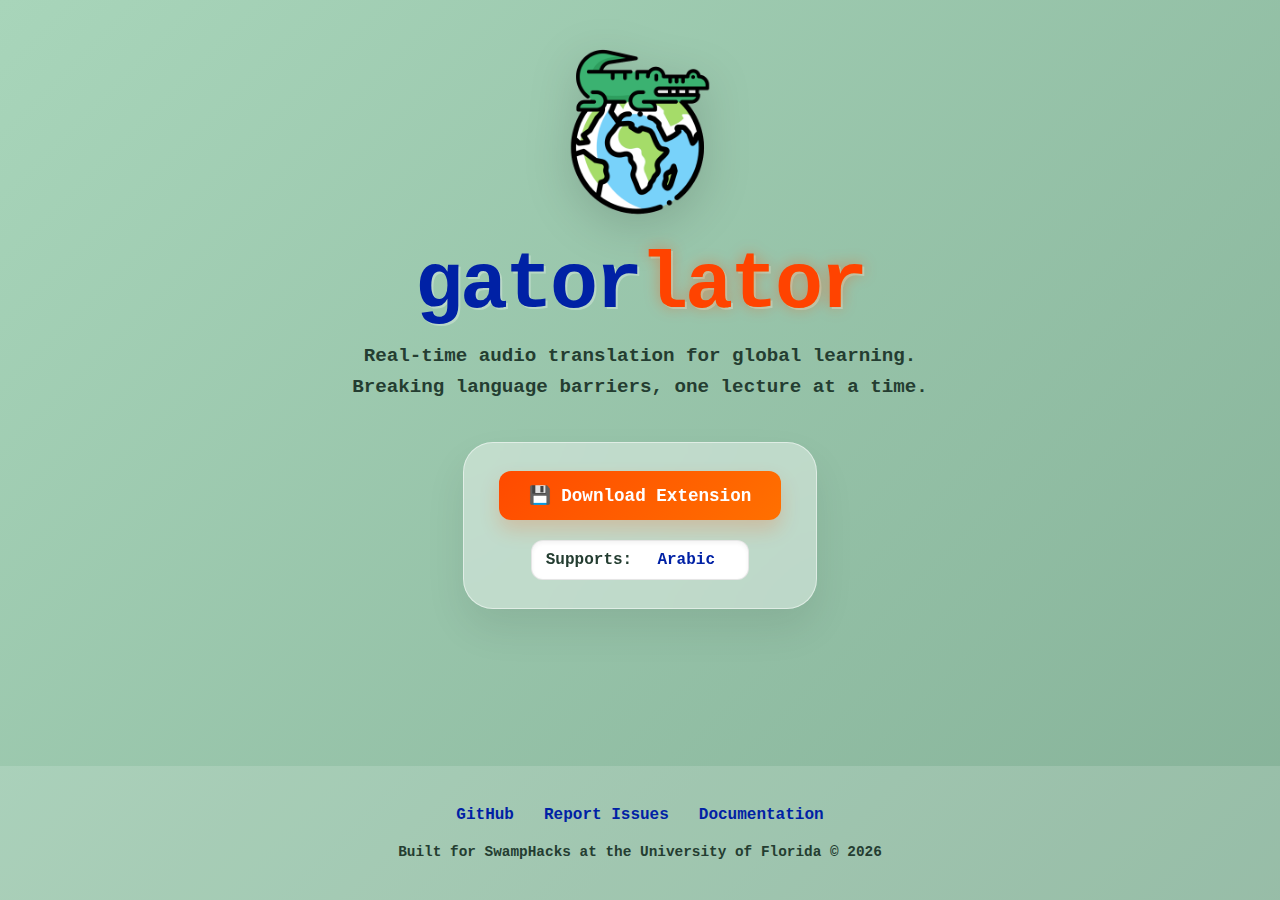
<file: index.html>
<!DOCTYPE html>
<html lang="en">
<head>
    <meta charset="UTF-8">
    <meta name="viewport" content="width=device-width, initial-scale=1.0">
    <title>Gatorlator - Real-Time Audio Translation</title>
    <style>
        * {
            margin: 0;
            padding: 0;
            box-sizing: border-box;
        }

        /* Moving Gradient Background & Global Font */
        body {
            font-family: 'Courier New', Courier, monospace !important;
            background: linear-gradient(-45deg, #a8d5ba, #8dbba0, #7aa68d, #a8d5ba);
            background-size: 400% 400%;
            animation: gradientBG 12s ease infinite;
            color: #1d1d1f;
            overflow-x: hidden;
            min-height: 100vh;
            display: flex;
            flex-direction: column;
            align-items: center;
        }

        @keyframes gradientBG {
            0% { background-position: 0% 50%; }
            50% { background-position: 100% 50%; }
            100% { background-position: 0% 50%; }
        }

        /* Logo Styling */
        .logo-container {
            margin-top: 60px;
            margin-bottom: 20px;
            height: 140px; 
            display: flex;
            align-items: center;
            justify-content: center;
        }

        .floating-logo {
            width: 180px !important; 
            height: 180px !important;
            object-fit: contain;
            filter: drop-shadow(0 12px 24px rgba(0,0,0,0.15));
            animation: gator-bob 3s ease-in-out infinite;
        }

        @keyframes gator-bob {
            0%, 100% { transform: translateY(0) rotate(0deg); }
            50% { transform: translateY(-20px) rotate(3deg); }
        }

        /* Content Layout */
        .hero-content {
            text-align: center;
            max-width: 800px;
            padding: 20px;
            flex-grow: 1;
        }

        /* Color-split Title */
        .hero-title {
            font-size: 5rem; /* Slightly larger for impact */
            margin-bottom: 10px;
            font-weight: 900;
            letter-spacing: -3px;
            text-transform: lowercase;
        }

        .text-gator {
            color: #0021A5; /* Deep UF Blue */
            text-shadow: 2px 2px 0px rgba(255,255,255,0.3);
        }

        /* THE SEXIER ORANGE */
        .text-lator {
            color: #FF4A00; /* Vivid Electric Orange */
            text-shadow: 0 0 15px rgba(255, 74, 0, 0.4), 2px 2px 0px rgba(255,255,255,0.3);
            filter: saturate(1.2);
        }

        .hero-subtitle {
            font-size: 1.2rem;
            line-height: 1.6;
            color: #243d31; 
            margin-bottom: 40px;
            font-weight: 600;
        }

        /* Control Panel */
        .control-panel {
            background: rgba(255, 255, 255, 0.4);
            backdrop-filter: blur(20px);
            padding: 28px 35px;
            border-radius: 30px;
            border: 1px solid rgba(255,255,255,0.5);
            box-shadow: 0 20px 40px rgba(0,0,0,0.08);
            margin-bottom: 50px;
            margin-left: auto;
            margin-right: auto;
            display: flex;
            flex-direction: column;
            align-items: center;
            gap: 20px;
            width: fit-content;
        }

        .lang-showcase {
            display: inline-flex;
            align-items: center;
            padding: 10px 14px;
            font-family: inherit;
            font-size: 1rem;
            border-radius: 12px;
            border: 1px solid rgba(0,0,0,0.1);
            background: white;
            box-shadow: inset 0 2px 4px rgba(0,0,0,0.05);
            width: fit-content;
            min-width: 1px;
        }

        .lang-showcase .lang-label {
            color: #243d31;
            font-weight: 600;
            margin-right: 6px;
            white-space: nowrap;
        }

        .lang-showcase .lang-rotating {
            font-weight: bold;
            color: #0021A5;
            min-width: 10ch;
            display: inline-block;
            transition: opacity 0.4s ease;
        }

        .lang-showcase .lang-rotating.fade-out {
            opacity: 0;
        }

        /* SEXY GRADIENT BUTTON */
        .btn-download {
            display: inline-block;
            text-decoration: none;
            padding: 14px 30px;
            font-family: inherit;
            font-weight: bold;
            font-size: 1.1rem;
            background: linear-gradient(135deg, #FF4A00 0%, #FF7000 100%);
            color: white;
            border-radius: 12px;
            transition: all 0.4s cubic-bezier(0.175, 0.885, 0.32, 1.275);
            box-shadow: 0 10px 20px rgba(255, 74, 0, 0.2);
        }

        .btn-download:hover {
            transform: translateY(-5px) scale(1.02);
            box-shadow: 0 15px 30px rgba(255, 74, 0, 0.4);
            filter: brightness(1.1);
        }

        footer {
            width: 100%;
            padding: 40px 20px;
            background: rgba(255, 255, 255, 0.15);
            text-align: center;
            margin-top: auto;
        }

        .footer-links {
            display: flex;
            justify-content: center;
            gap: 30px;
            margin-bottom: 20px;
        }

        .footer-links a {
            color: #0021A5;
            text-decoration: none;
            font-weight: bold;
            font-size: 1rem;
            transition: all 0.3s ease;
        }

        .footer-links a:hover {
            color: #FF4A00;
            transform: scale(1.1);
        }

        .footer-credit {
            font-size: 0.9rem;
            color: #243d31;
            font-weight: bold;
        }
    </style>
</head>
<body>

    <div class="logo-container">
        <img src="gatorlator.png" alt="Logo" class="floating-logo">
    </div>
    
    <div class="hero-content">
        <h1 class="hero-title">
            <span class="text-gator">gator</span><span class="text-lator">lator</span>
        </h1>
        <p class="hero-subtitle">
            Real-time audio translation for global learning. <br> Breaking language barriers, one lecture at a time.
        </p>
        
        <div class="control-panel">
            <a href="https://github.com/suupreme/gatorlator/archive/refs/heads/main.zip" class="btn-download">💾 Download Extension</a>
            <div class="lang-showcase">
                <span class="lang-label">Supports:</span>
                <span class="lang-rotating" id="lang-rotating">Arabic</span>
            </div>
        </div>
    </div>

    <footer>
        <div class="footer-links">
            <a href="https://github.com/suupreme/gatorlator" target="_blank">GitHub</a>
            <a href="https://github.com/suupreme/gatorlator/issues" target="_blank">Report Issues</a>
            <a href="https://github.com/suupreme/gatorlator#readme" target="_blank">Documentation</a>
        </div>
        <p class="footer-credit">Built for SwampHacks at the University of Florida &copy; 2026</p>
    </footer>

    <script>
        (function () {
            var languages = [
                'Arabic', 'Bengali', 'Mandarin', 'French', 'German',
                'Hindi', 'Japanese', 'Korean', 'Portuguese', 'Russian', 'Spanish'
            ];
            var el = document.getElementById('lang-rotating');
            var i = 0;
            setInterval(function () {
                el.classList.add('fade-out');
                setTimeout(function () {
                    i = (i + 1) % languages.length;
                    el.textContent = languages[i];
                    el.classList.remove('fade-out');
                }, 400);
            }, 3000);
        })();
    </script>
</body>

</html>
</file>
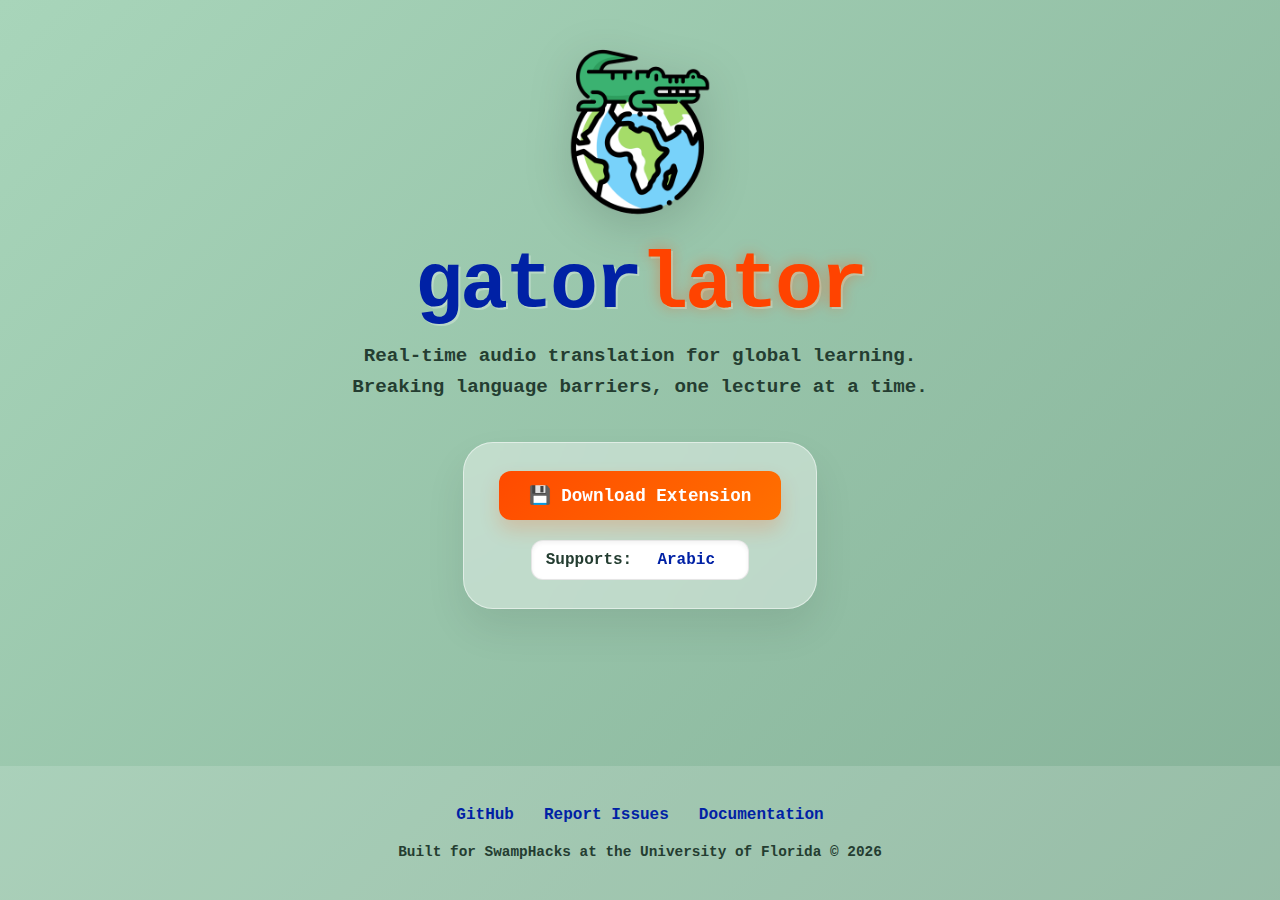
<file: gatorlator_website/index.html>
<!DOCTYPE html>
<html lang="en">
<head>
    <meta charset="UTF-8">
    <meta name="viewport" content="width=device-width, initial-scale=1.0">
    <title>Gatorlator - Real-Time Audio Translation</title>
    <style>
        * {
            margin: 0;
            padding: 0;
            box-sizing: border-box;
        }

        /* Moving Gradient Background & Global Font */
        body {
            font-family: 'Courier New', Courier, monospace !important;
            background: linear-gradient(-45deg, #a8d5ba, #8dbba0, #7aa68d, #a8d5ba);
            background-size: 400% 400%;
            animation: gradientBG 12s ease infinite;
            color: #1d1d1f;
            overflow-x: hidden;
            min-height: 100vh;
            display: flex;
            flex-direction: column;
            align-items: center;
        }

        @keyframes gradientBG {
            0% { background-position: 0% 50%; }
            50% { background-position: 100% 50%; }
            100% { background-position: 0% 50%; }
        }

        /* Logo Styling */
        .logo-container {
            margin-top: 60px;
            margin-bottom: 20px;
            height: 140px; 
            display: flex;
            align-items: center;
            justify-content: center;
        }

        .floating-logo {
            width: 180px !important; 
            height: 180px !important;
            object-fit: contain;
            filter: drop-shadow(0 12px 24px rgba(0,0,0,0.15));
            animation: gator-bob 3s ease-in-out infinite;
        }

        @keyframes gator-bob {
            0%, 100% { transform: translateY(0) rotate(0deg); }
            50% { transform: translateY(-20px) rotate(3deg); }
        }

        /* Content Layout */
        .hero-content {
            text-align: center;
            max-width: 800px;
            padding: 20px;
            flex-grow: 1;
        }

        /* Color-split Title */
        .hero-title {
            font-size: 5rem; /* Slightly larger for impact */
            margin-bottom: 10px;
            font-weight: 900;
            letter-spacing: -3px;
            text-transform: lowercase;
        }

        .text-gator {
            color: #0021A5; /* Deep UF Blue */
            text-shadow: 2px 2px 0px rgba(255,255,255,0.3);
        }

        /* THE SEXIER ORANGE */
        .text-lator {
            color: #FF4A00; /* Vivid Electric Orange */
            text-shadow: 0 0 15px rgba(255, 74, 0, 0.4), 2px 2px 0px rgba(255,255,255,0.3);
            filter: saturate(1.2);
        }

        .hero-subtitle {
            font-size: 1.2rem;
            line-height: 1.6;
            color: #243d31; 
            margin-bottom: 40px;
            font-weight: 600;
        }

        /* Control Panel */
        .control-panel {
            background: rgba(255, 255, 255, 0.4);
            backdrop-filter: blur(20px);
            padding: 28px 35px;
            border-radius: 30px;
            border: 1px solid rgba(255,255,255,0.5);
            box-shadow: 0 20px 40px rgba(0,0,0,0.08);
            margin-bottom: 50px;
            margin-left: auto;
            margin-right: auto;
            display: flex;
            flex-direction: column;
            align-items: center;
            gap: 20px;
            width: fit-content;
        }

        .lang-showcase {
            display: inline-flex;
            align-items: center;
            padding: 10px 14px;
            font-family: inherit;
            font-size: 1rem;
            border-radius: 12px;
            border: 1px solid rgba(0,0,0,0.1);
            background: white;
            box-shadow: inset 0 2px 4px rgba(0,0,0,0.05);
            width: fit-content;
            min-width: 1px;
        }

        .lang-showcase .lang-label {
            color: #243d31;
            font-weight: 600;
            margin-right: 6px;
            white-space: nowrap;
        }

        .lang-showcase .lang-rotating {
            font-weight: bold;
            color: #0021A5;
            min-width: 10ch;
            display: inline-block;
            transition: opacity 0.4s ease;
        }

        .lang-showcase .lang-rotating.fade-out {
            opacity: 0;
        }

        /* SEXY GRADIENT BUTTON */
        .btn-download {
            display: inline-block;
            text-decoration: none;
            padding: 14px 30px;
            font-family: inherit;
            font-weight: bold;
            font-size: 1.1rem;
            background: linear-gradient(135deg, #FF4A00 0%, #FF7000 100%);
            color: white;
            border-radius: 12px;
            transition: all 0.4s cubic-bezier(0.175, 0.885, 0.32, 1.275);
            box-shadow: 0 10px 20px rgba(255, 74, 0, 0.2);
        }

        .btn-download:hover {
            transform: translateY(-5px) scale(1.02);
            box-shadow: 0 15px 30px rgba(255, 74, 0, 0.4);
            filter: brightness(1.1);
        }

        footer {
            width: 100%;
            padding: 40px 20px;
            background: rgba(255, 255, 255, 0.15);
            text-align: center;
            margin-top: auto;
        }

        .footer-links {
            display: flex;
            justify-content: center;
            gap: 30px;
            margin-bottom: 20px;
        }

        .footer-links a {
            color: #0021A5;
            text-decoration: none;
            font-weight: bold;
            font-size: 1rem;
            transition: all 0.3s ease;
        }

        .footer-links a:hover {
            color: #FF4A00;
            transform: scale(1.1);
        }

        .footer-credit {
            font-size: 0.9rem;
            color: #243d31;
            font-weight: bold;
        }
    </style>
</head>
<body>

    <div class="logo-container">
        <img src="gatorlator.png" alt="Logo" class="floating-logo">
    </div>
    
    <div class="hero-content">
        <h1 class="hero-title">
            <span class="text-gator">gator</span><span class="text-lator">lator</span>
        </h1>
        <p class="hero-subtitle">
            Real-time audio translation for global learning. <br> Breaking language barriers, one lecture at a time.
        </p>
        
        <div class="control-panel">
            <a href="https://github.com/suupreme/gatorlator/archive/refs/heads/main.zip" class="btn-download">💾 Download Extension</a>
            <div class="lang-showcase">
                <span class="lang-label">Supports:</span>
                <span class="lang-rotating" id="lang-rotating">Arabic</span>
            </div>
        </div>
    </div>

    <footer>
        <div class="footer-links">
            <a href="https://github.com/suupreme/gatorlator" target="_blank">GitHub</a>
            <a href="https://github.com/suupreme/gatorlator/issues" target="_blank">Report Issues</a>
            <a href="https://github.com/suupreme/gatorlator#readme" target="_blank">Documentation</a>
        </div>
        <p class="footer-credit">Built for SwampHacks at the University of Florida &copy; 2026</p>
    </footer>

    <script>
        (function () {
            var languages = [
                'Arabic', 'Bengali', 'Mandarin', 'French', 'German',
                'Hindi', 'Japanese', 'Korean', 'Portuguese', 'Russian', 'Spanish'
            ];
            var el = document.getElementById('lang-rotating');
            var i = 0;
            setInterval(function () {
                el.classList.add('fade-out');
                setTimeout(function () {
                    i = (i + 1) % languages.length;
                    el.textContent = languages[i];
                    el.classList.remove('fade-out');
                }, 400);
            }, 3000);
        })();
    </script>
</body>
</html>
</file>
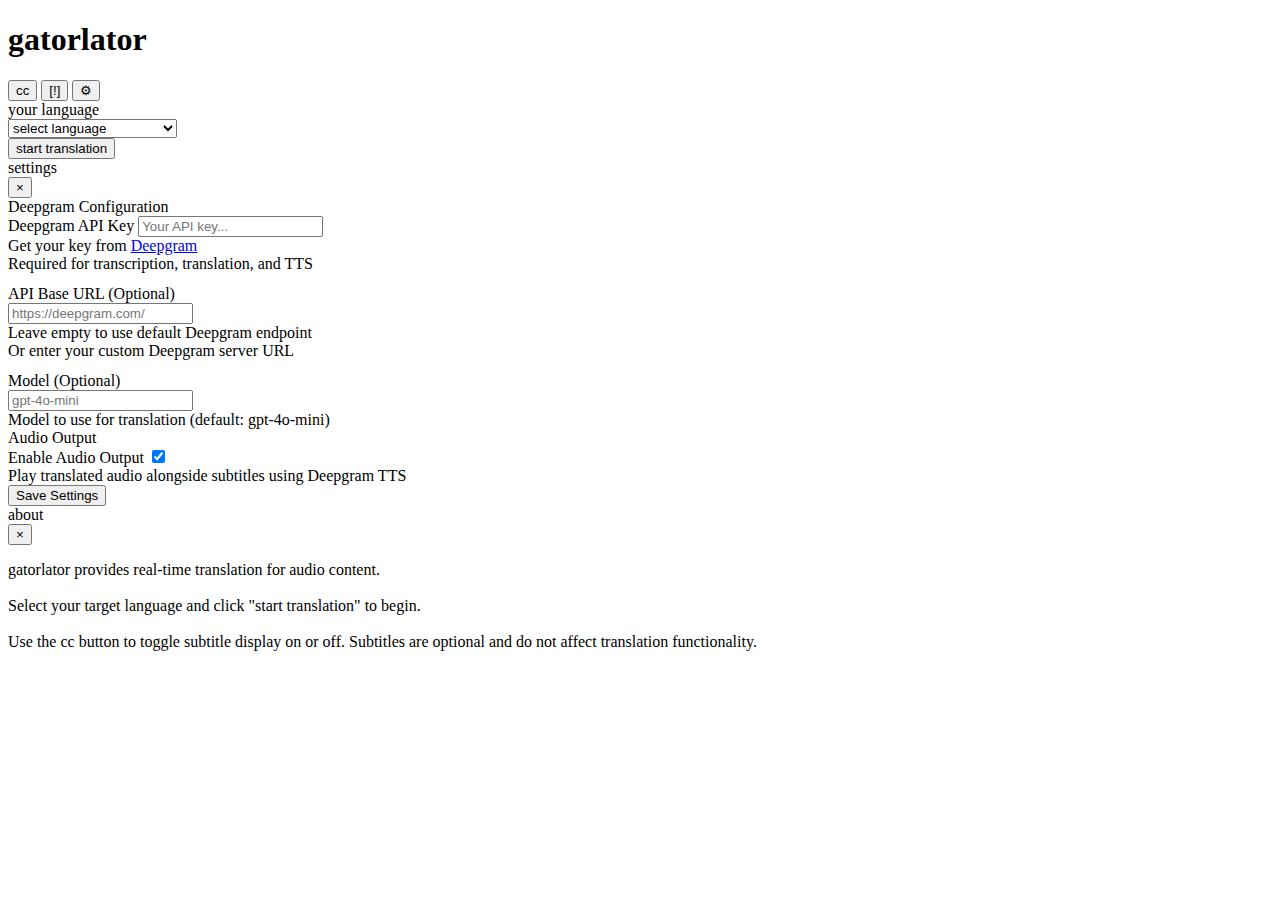
<file: popup.html>
<!-- popup.html -->
<!doctype html>
<html>
  <head>
    <link rel="stylesheet" href="styles.css" />
    <meta charset="UTF-8" />
  </head>
  <body>
    <div class="header">
      <h1>gatorlator</h1>
      <div class="utility-cluster">
        <button class="utility-btn" id="ccBtn" title="Toggle Subtitles">
          cc
        </button>
        <button class="utility-btn" id="helpBtn" title="Help">[!]</button>
        <button class="utility-btn" id="settingsBtn" title="Settings">⚙</button>
      </div>
    </div>

    <div class="section">
      <label for="targetLang">your language</label>
      <div class="select-wrapper">
        <select id="targetLang" required>
          <option value="" disabled selected>select language</option>
          <option value="ar">العربية (Arabic)</option>
          <option value="bn">বাংলা (Bengali)</option>
          <option value="zh-CN">中文 (Mandarin Chinese)</option>
          <option value="fr">Français (French)</option>
          <option value="de">Deutsch (German)</option>
          <option value="hi">हिन्दी (Hindi)</option>
          <option value="ja">日本語 (Japanese)</option>
          <option value="ko">한국어 (Korean)</option>
          <option value="pt">Português (Portuguese)</option>
          <option value="ru">Русский (Russian)</option>
          <option value="es">Español (Spanish)</option>
        </select>
      </div>
    </div>

    <button class="button" id="toggleTranslation">start translation</button>

    <!-- Settings Panel -->
    <div class="settings-panel" id="settingsPanel">
      <div class="settings-content">
        <div class="settings-header">
          <div class="settings-title">settings</div>
          <button class="close-btn" id="closeSettingsBtn">×</button>
        </div>

        <div class="api-section">
          <div class="api-section-title">Deepgram Configuration</div>
          <label for="deepgramApiKey">Deepgram API Key</label>
          <input
            type="password"
            id="deepgramApiKey"
            placeholder="Your API key..."
          />
          <div class="api-help">
            Get your key from
            <a href="https://deepgram.com/" target="_blank">Deepgram</a>
            <br />Required for transcription, translation, and TTS
          </div>

          <label for="deepgramApiUrl" style="margin-top: 12px; display: block"
            >API Base URL (Optional)</label
          >
          <input
            type="text"
            id="deepgramApiUrl"
            placeholder="https://deepgram.com/"
          />
          <div class="api-help">
            Leave empty to use default Deepgram endpoint
            <br />Or enter your custom Deepgram server URL
          </div>

          <label for="model" style="margin-top: 12px; display: block"
            >Model (Optional)</label
          >
          <input type="text" id="model" placeholder="gpt-4o-mini" />
          <div class="api-help">
            Model to use for translation (default: gpt-4o-mini)
          </div>
        </div>

        <div class="api-section">
          <div class="api-section-title">Audio Output</div>
          <div class="toggle">
            <span class="toggle-label">Enable Audio Output</span>
            <label class="switch">
              <input type="checkbox" id="enableAudioOutput" checked />
              <span class="slider"></span>
            </label>
          </div>
          <div class="api-help">
            Play translated audio alongside subtitles using Deepgram TTS
          </div>
        </div>

        <button class="button secondary" id="saveSettingsBtn">
          Save Settings
        </button>
      </div>
    </div>

    <!-- Help Panel -->
    <div class="help-panel" id="helpPanel">
      <div class="help-content">
        <div class="settings-header">
          <div class="help-title">about</div>
          <button class="close-btn" id="closeHelpBtn">×</button>
        </div>
        <div class="help-text" style="margin-top: 16px">
          gatorlator provides real-time translation for audio content.
          <br /><br />
          Select your target language and click "start translation" to begin.
          <br /><br />
          Use the cc button to toggle subtitle display on or off. Subtitles are
          optional and do not affect translation functionality.
        </div>
      </div>
    </div>

    <script src="popup.js"></script>
  </body>
</html>
</file>
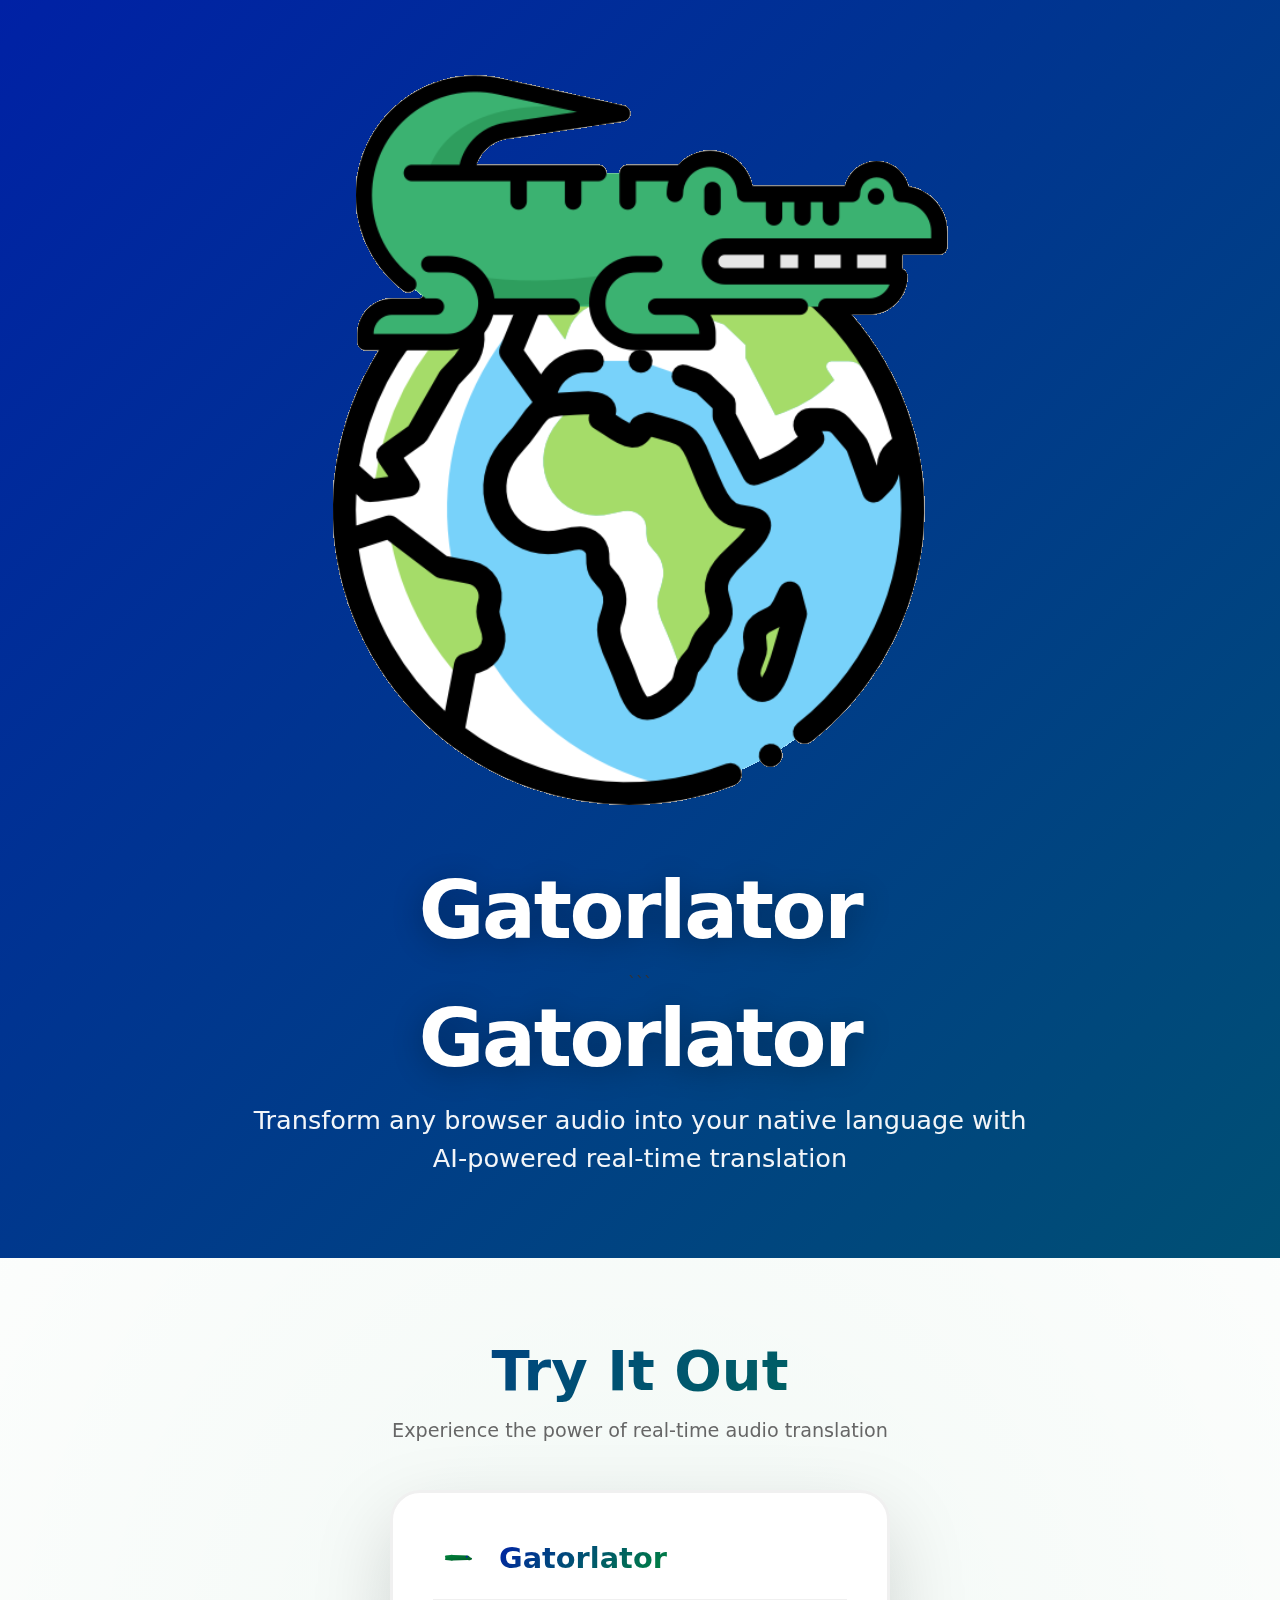
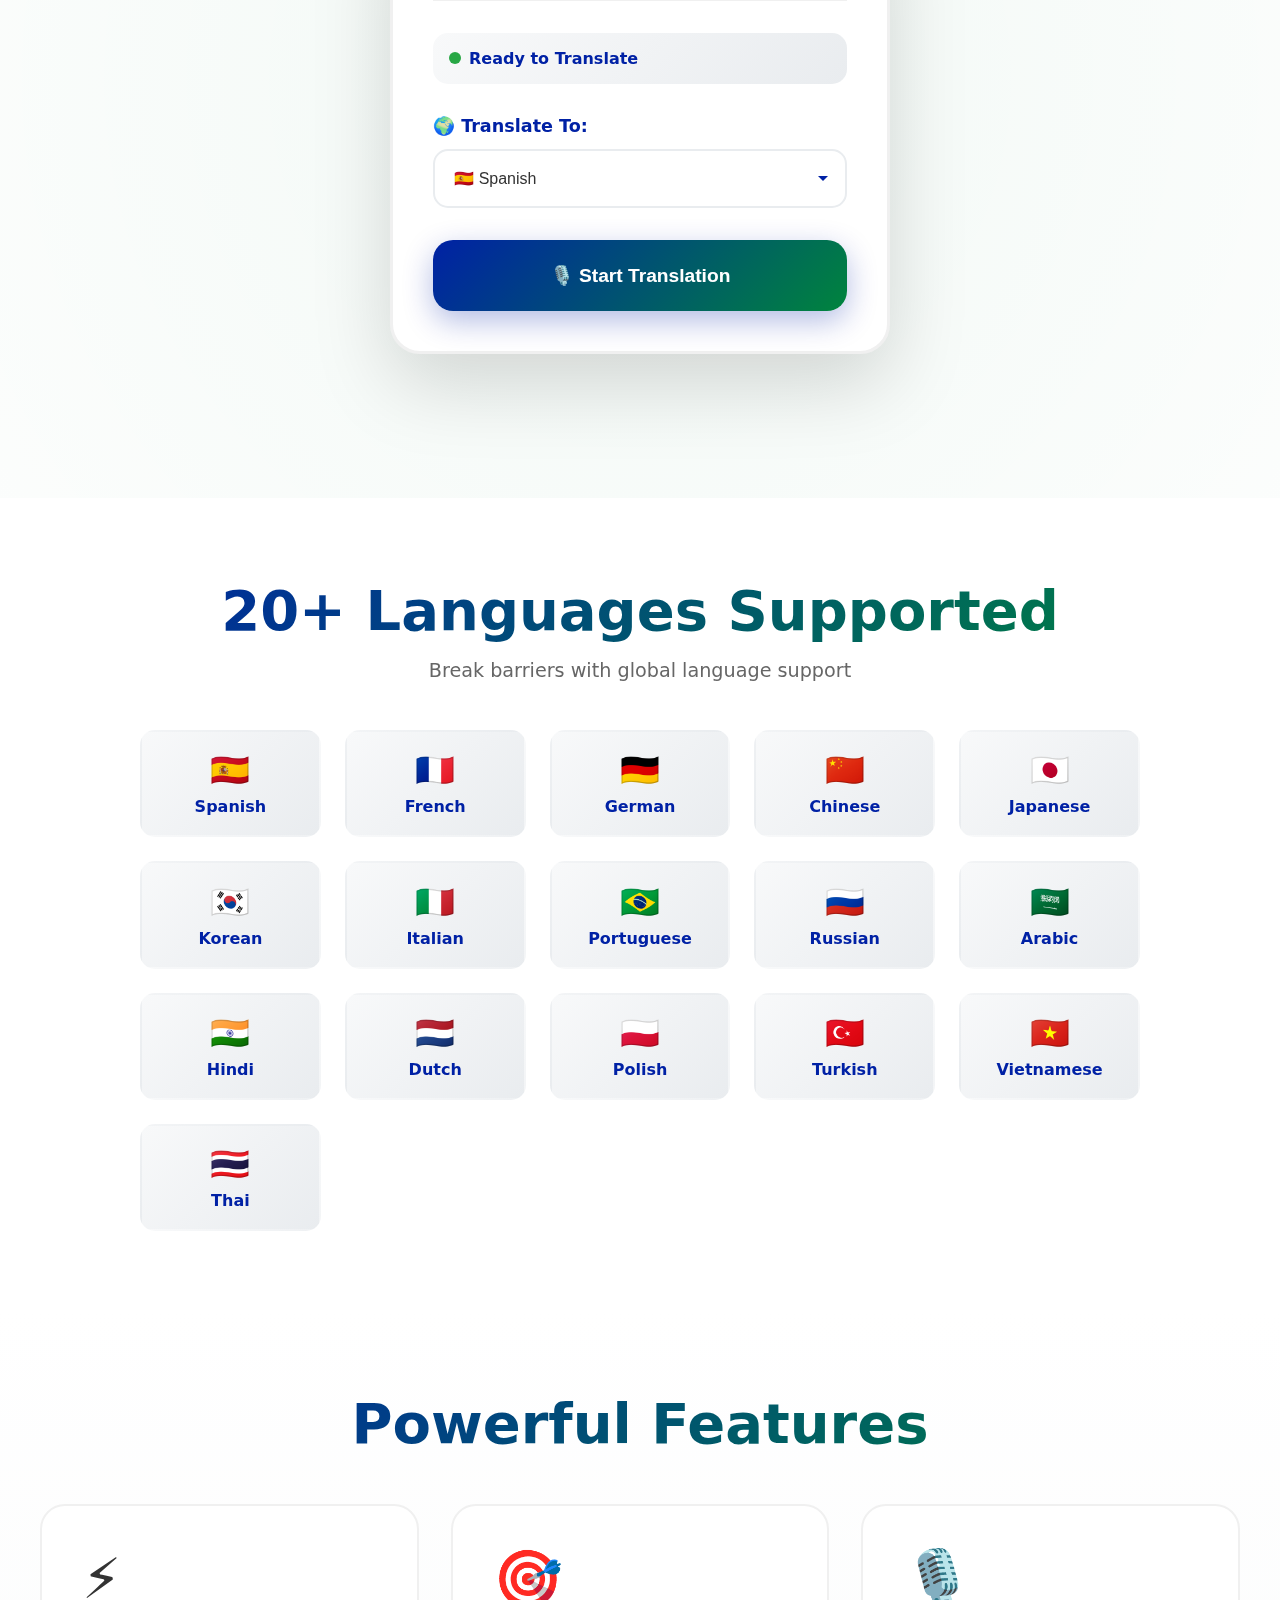
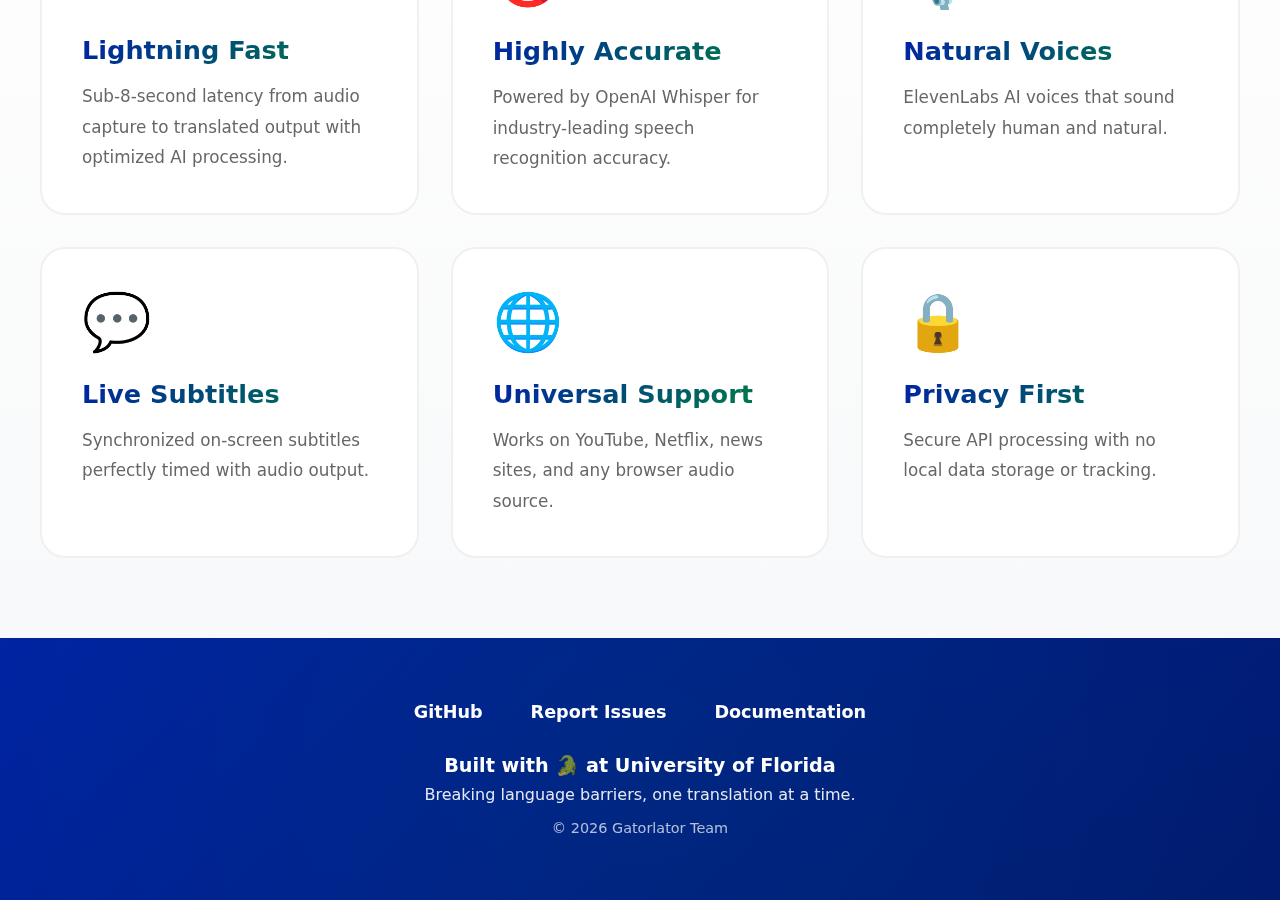
<file: gatorlator_website/gatorlator_website (1).html>
<!DOCTYPE html>
<html lang="en">
<head>
    <meta charset="UTF-8">
    <meta name="viewport" content="width=device-width, initial-scale=1.0">
    <title>Gatorlator - Real-Time Audio Translation</title>
    <style>
        * {
            margin: 0;
            padding: 0;
            box-sizing: border-box;
        }

        body {
            font-family: -apple-system, BlinkMacSystemFont, 'Segoe UI', system-ui, sans-serif;
            background: linear-gradient(135deg, #0021A5 0%, #00843D 100%);
            color: #333;
            overflow-x: hidden;
        }

        /* Animated Background Particles */
        .particles {
            position: fixed;
            top: 0;
            left: 0;
            width: 100%;
            height: 100%;
            pointer-events: none;
            z-index: 1;
        }

        .particle {
            position: absolute;
            background: white;
            border-radius: 50%;
            opacity: 0.1;
            animation: float-particle 15s infinite ease-in-out;
        }

        @keyframes float-particle {
            0%, 100% {
                transform: translateY(0) translateX(0);
            }
            25% {
                transform: translateY(-100px) translateX(50px);
            }
            50% {
                transform: translateY(-200px) translateX(-30px);
            }
            75% {
                transform: translateY(-150px) translateX(80px);
            }
        }

        /* Hero Section */
        .hero {
            min-height: 100vh;
            display: flex;
            flex-direction: column;
            justify-content: center;
            align-items: center;
            text-align: center;
            padding: 2rem;
            position: relative;
            z-index: 2;
        }

        .logo-container {
            margin-bottom: 2rem;
            animation: fadeInScale 1.2s cubic-bezier(0.34, 1.56, 0.64, 1);
        }

        .logo {
            width: 140px;
            height: 140px;
            filter: drop-shadow(0 15px 40px rgba(0,0,0,0.4));
            animation: pulse 3s ease-in-out infinite;
        }

        @keyframes pulse {
            0%, 100% { transform: scale(1); }
            50% { transform: scale(1.05); }
        }

        h1 {
            font-size: clamp(2.5rem, 8vw, 5rem);
            font-weight: 900;
            color: white;
            margin-bottom: 1rem;
            letter-spacing: -0.03em;
            animation: fadeInUp 1s cubic-bezier(0.34, 1.56, 0.64, 1);
            text-shadow: 0 5px 30px rgba(0,0,0,0.3);
        }

        .tagline {
            font-size: clamp(1.1rem, 3vw, 1.6rem);
            color: rgba(255, 255, 255, 0.95);
            margin-bottom: 3rem;
            max-width: 800px;
            animation: fadeInUp 1s cubic-bezier(0.34, 1.56, 0.64, 1) 0.2s both;
            line-height: 1.5;
        }

        /* Interactive Demo Section */
        .demo-section {
            background: white;
            padding: 5rem 2rem;
            position: relative;
            overflow: hidden;
        }

        .demo-section::before {
            content: '';
            position: absolute;
            top: -50%;
            left: -50%;
            width: 200%;
            height: 200%;
            background: radial-gradient(circle, rgba(0,132,61,0.05) 0%, transparent 70%);
            animation: rotate 30s linear infinite;
        }

        @keyframes rotate {
            from { transform: rotate(0deg); }
            to { transform: rotate(360deg); }
        }

        .container {
            max-width: 1200px;
            margin: 0 auto;
            position: relative;
            z-index: 2;
        }

        .section-title {
            text-align: center;
            font-size: clamp(2rem, 5vw, 3.5rem);
            background: linear-gradient(135deg, #0021A5, #00843D);
            -webkit-background-clip: text;
            -webkit-text-fill-color: transparent;
            background-clip: text;
            margin-bottom: 1rem;
            font-weight: 800;
            animation: slideInFromLeft 1s ease;
        }

        .section-subtitle {
            text-align: center;
            color: #666;
            font-size: 1.2rem;
            margin-bottom: 3rem;
            animation: slideInFromRight 1s ease;
        }

        /* Extension Interface Mockup */
        .extension-mockup {
            max-width: 500px;
            margin: 0 auto 4rem;
            background: white;
            border-radius: 30px;
            padding: 2.5rem;
            box-shadow: 0 30px 80px rgba(0,0,0,0.15);
            animation: floatIn 1s ease;
            border: 3px solid #f0f0f0;
        }

        @keyframes floatIn {
            from {
                opacity: 0;
                transform: translateY(50px);
            }
            to {
                opacity: 1;
                transform: translateY(0);
            }
        }

        .mockup-header {
            display: flex;
            align-items: center;
            gap: 1rem;
            margin-bottom: 2rem;
            padding-bottom: 1rem;
            border-bottom: 2px solid #f0f0f0;
        }

        .mockup-logo {
            width: 50px;
            height: 50px;
        }

        .mockup-title {
            font-size: 1.8rem;
            font-weight: 700;
            background: linear-gradient(135deg, #0021A5, #00843D);
            -webkit-background-clip: text;
            -webkit-text-fill-color: transparent;
        }

        .status-indicator {
            display: flex;
            align-items: center;
            gap: 0.5rem;
            padding: 1rem;
            background: linear-gradient(135deg, #f8f9fa, #e9ecef);
            border-radius: 15px;
            margin-bottom: 2rem;
            animation: slideInFromBottom 1s ease 0.3s both;
        }

        .status-dot {
            width: 12px;
            height: 12px;
            border-radius: 50%;
            background: #28a745;
            animation: blink 2s infinite;
        }

        @keyframes blink {
            0%, 100% { opacity: 1; }
            50% { opacity: 0.3; }
        }

        .language-selector {
            margin-bottom: 2rem;
            animation: slideInFromBottom 1s ease 0.4s both;
        }

        .selector-label {
            display: block;
            font-weight: 600;
            color: #0021A5;
            margin-bottom: 0.8rem;
            font-size: 1.1rem;
        }

        .custom-select {
            width: 100%;
            padding: 1.2rem;
            font-size: 1rem;
            border: 2px solid #e9ecef;
            border-radius: 15px;
            background: white;
            cursor: pointer;
            transition: all 0.3s cubic-bezier(0.34, 1.56, 0.64, 1);
            font-weight: 500;
            color: #333;
            appearance: none;
            background-image: url("data:image/svg+xml,%3Csvg xmlns='http://www.w3.org/2000/svg' width='12' height='12' viewBox='0 0 12 12'%3E%3Cpath fill='%230021A5' d='M6 9L1 4h10z'/%3E%3C/svg%3E");
            background-repeat: no-repeat;
            background-position: right 1rem center;
        }

        .custom-select:hover {
            border-color: #00843D;
            transform: translateY(-2px);
            box-shadow: 0 10px 30px rgba(0,132,61,0.1);
        }

        .custom-select:focus {
            outline: none;
            border-color: #0021A5;
            box-shadow: 0 0 0 4px rgba(0,33,165,0.1);
        }

        .control-button {
            width: 100%;
            padding: 1.5rem;
            font-size: 1.2rem;
            font-weight: 700;
            border: none;
            border-radius: 20px;
            cursor: pointer;
            background: linear-gradient(135deg, #0021A5, #00843D);
            color: white;
            transition: all 0.4s cubic-bezier(0.34, 1.56, 0.64, 1);
            box-shadow: 0 10px 30px rgba(0,33,165,0.3);
            position: relative;
            overflow: hidden;
            animation: slideInFromBottom 1s ease 0.5s both;
        }

        .control-button::before {
            content: '';
            position: absolute;
            top: 50%;
            left: 50%;
            width: 0;
            height: 0;
            border-radius: 50%;
            background: rgba(255,255,255,0.3);
            transform: translate(-50%, -50%);
            transition: width 0.6s, height 0.6s;
        }

        .control-button:hover::before {
            width: 300px;
            height: 300px;
        }

        .control-button:hover {
            transform: translateY(-5px);
            box-shadow: 0 20px 50px rgba(0,33,165,0.4);
        }

        .control-button:active {
            transform: translateY(-2px);
        }

        /* Features Grid */
        .features-section {
            background: linear-gradient(180deg, white 0%, #f8f9fa 100%);
            padding: 5rem 2rem;
        }

        .features-grid {
            display: grid;
            grid-template-columns: repeat(auto-fit, minmax(300px, 1fr));
            gap: 2rem;
            margin-top: 3rem;
        }

        .feature-card {
            padding: 2.5rem;
            background: white;
            border-radius: 25px;
            transition: all 0.5s cubic-bezier(0.34, 1.56, 0.64, 1);
            border: 2px solid #f0f0f0;
            position: relative;
            overflow: hidden;
        }

        .feature-card::before {
            content: '';
            position: absolute;
            top: 0;
            left: -100%;
            width: 100%;
            height: 100%;
            background: linear-gradient(90deg, transparent, rgba(0,132,61,0.1), transparent);
            transition: left 0.5s;
        }

        .feature-card:hover::before {
            left: 100%;
        }

        .feature-card:hover {
            transform: translateY(-15px) scale(1.02);
            box-shadow: 0 30px 60px rgba(0,33,165,0.15);
            border-color: #00843D;
        }

        .feature-icon {
            font-size: 3.5rem;
            margin-bottom: 1.5rem;
            display: inline-block;
            animation: bounce 2s infinite;
        }

        @keyframes bounce {
            0%, 100% { transform: translateY(0); }
            50% { transform: translateY(-10px); }
        }

        .feature-card:hover .feature-icon {
            animation: spin 0.6s ease;
        }

        @keyframes spin {
            from { transform: rotate(0deg); }
            to { transform: rotate(360deg); }
        }

        .feature-title {
            font-size: 1.6rem;
            background: linear-gradient(135deg, #0021A5, #00843D);
            -webkit-background-clip: text;
            -webkit-text-fill-color: transparent;
            margin-bottom: 1rem;
            font-weight: 700;
        }

        .feature-description {
            color: #666;
            line-height: 1.8;
            font-size: 1.05rem;
        }

        /* Language Options Showcase */
        .languages-section {
            background: white;
            padding: 5rem 2rem;
        }

        .languages-grid {
            display: grid;
            grid-template-columns: repeat(auto-fit, minmax(150px, 1fr));
            gap: 1.5rem;
            margin-top: 3rem;
            max-width: 1000px;
            margin-left: auto;
            margin-right: auto;
        }

        .language-chip {
            padding: 1.2rem 1.5rem;
            background: linear-gradient(135deg, #f8f9fa, #e9ecef);
            border-radius: 15px;
            text-align: center;
            font-weight: 600;
            color: #0021A5;
            transition: all 0.4s cubic-bezier(0.34, 1.56, 0.64, 1);
            cursor: pointer;
            border: 2px solid transparent;
            animation: fadeInScale 0.6s ease both;
        }

        .language-chip:nth-child(1) { animation-delay: 0.1s; }
        .language-chip:nth-child(2) { animation-delay: 0.15s; }
        .language-chip:nth-child(3) { animation-delay: 0.2s; }
        .language-chip:nth-child(4) { animation-delay: 0.25s; }
        .language-chip:nth-child(5) { animation-delay: 0.3s; }
        .language-chip:nth-child(6) { animation-delay: 0.35s; }
        .language-chip:nth-child(7) { animation-delay: 0.4s; }
        .language-chip:nth-child(8) { animation-delay: 0.45s; }

        .language-chip:hover {
            background: linear-gradient(135deg, #0021A5, #00843D);
            color: white;
            transform: translateY(-8px) scale(1.05);
            box-shadow: 0 15px 40px rgba(0,33,165,0.2);
            border-color: #00843D;
        }

        .language-flag {
            font-size: 2rem;
            margin-bottom: 0.5rem;
            display: block;
        }

        /* Footer */
        footer {
            background: linear-gradient(135deg, #0021A5, #001870);
            color: white;
            padding: 4rem 2rem;
            text-align: center;
            position: relative;
            overflow: hidden;
        }

        footer::before {
            content: '';
            position: absolute;
            top: -50%;
            right: -50%;
            width: 200%;
            height: 200%;
            background: radial-gradient(circle, rgba(0,132,61,0.1) 0%, transparent 70%);
            animation: rotate 40s linear infinite reverse;
        }

        .footer-content {
            position: relative;
            z-index: 2;
        }

        .footer-links {
            display: flex;
            justify-content: center;
            gap: 3rem;
            margin-bottom: 2rem;
            flex-wrap: wrap;
        }

        .footer-links a {
            color: white;
            text-decoration: none;
            font-weight: 600;
            font-size: 1.1rem;
            transition: all 0.3s ease;
            position: relative;
        }

        .footer-links a::after {
            content: '';
            position: absolute;
            bottom: -5px;
            left: 0;
            width: 0;
            height: 2px;
            background: #00843D;
            transition: width 0.3s ease;
        }

        .footer-links a:hover::after {
            width: 100%;
        }

        .footer-links a:hover {
            color: #00843D;
            transform: translateY(-2px);
        }

        @keyframes fadeInScale {
            from {
                opacity: 0;
                transform: scale(0.8);
            }
            to {
                opacity: 1;
                transform: scale(1);
            }
        }

        @keyframes slideInFromLeft {
            from {
                opacity: 0;
                transform: translateX(-50px);
            }
            to {
                opacity: 1;
                transform: translateX(0);
            }
        }

        @keyframes slideInFromRight {
            from {
                opacity: 0;
                transform: translateX(50px);
            }
            to {
                opacity: 1;
                transform: translateX(0);
            }
        }

        @keyframes slideInFromBottom {
            from {
                opacity: 0;
                transform: translateY(30px);
            }
            to {
                opacity: 1;
                transform: translateY(0);
            }
        }

        @keyframes fadeInUp {
            from {
                opacity: 0;
                transform: translateY(40px);
            }
            to {
                opacity: 1;
                transform: translateY(0);
            }
        }

        /* Responsive */
        @media (max-width: 768px) {
            .languages-grid {
                grid-template-columns: repeat(auto-fit, minmax(120px, 1fr));
            }
            
            .extension-mockup {
                padding: 1.5rem;
            }
        }
              ```css
.floating-logo {
    width: 150px; /* Adjust size as needed */
    height: auto;
    filter: drop-shadow(0 10px 20px rgba(0,0,0,0.2));
    animation: gator-bob 3s ease-in-out infinite;
    z-index: 10;
}

@keyframes gator-bob {
    0%, 100% {
        transform: translateY(0);
    }
    50% {
        transform: translateY(-20px);
    }
}

.logo-container {
    display: flex;
    justify-content: center;
    align-items: center;
    margin-bottom: 2rem;
    perspective: 1000px;
}
    </style>
</head>
<body>
    <!-- Animated Background Particles -->
    <div class="particles" id="particles"></div>

    <!-- Hero Section -->
    <section class="hero">
        <div class="logo-container">
            <img src="gatorlater.png" alt="Gatorlater Logo" class="floating-logo">
        </div>
                <div class="hero-content">
        <h1 class="hero-title">Gatorlator</h1>
        ```
        
        <h1>Gatorlator</h1>
        <p class="tagline">Transform any browser audio into your native language with AI-powered real-time translation</p>
    </section>

    <!-- Interactive Demo Section -->
    <section class="demo-section">
        <div class="container">
            <h2 class="section-title">Try It Out</h2>
            <p class="section-subtitle">Experience the power of real-time audio translation</p>
            
            <div class="extension-mockup">
                <div class="mockup-header">
                    <svg class="mockup-logo" xmlns="http://www.w3.org/2000/svg" viewBox="0 0 200 200">
                        <defs>
                            <linearGradient id="logoGreen" x1="0%" y1="0%" x2="100%" y2="100%">
                                <stop offset="0%" style="stop-color:#00843D;stop-opacity:1" />
                                <stop offset="100%" style="stop-color:#005A27;stop-opacity:1" />
                            </linearGradient>
                        </defs>
                        <path d="M 50 100 Q 45 95, 50 90 L 70 88 Q 75 85, 80 88 L 140 90 Q 145 92, 148 97 L 155 100 Q 158 103, 155 106 L 150 108 Q 145 110, 140 108 L 80 110 Q 75 112, 70 110 L 50 108 Q 45 105, 50 100 Z" fill="url(#logoGreen)"/>
                        <circle cx="135" cy="95" r="4" fill="#0021A5"/>
                    </svg>
                    <div class="mockup-title">Gatorlator</div>
                </div>

                <div class="status-indicator">
                    <span class="status-dot"></span>
                    <span style="font-weight: 600; color: #0021A5;">Ready to Translate</span>
                </div>

                <div class="language-selector">
                    <label class="selector-label">🌍 Translate To:</label>
                    <select class="custom-select" id="languageSelect">
                        <option value="es">🇪🇸 Spanish</option>
                        <option value="fr">🇫🇷 French</option>
                        <option value="de">🇩🇪 German</option>
                        <option value="zh">🇨🇳 Chinese (Mandarin)</option>
                        <option value="ja">🇯🇵 Japanese</option>
                        <option value="ko">🇰🇷 Korean</option>
                        <option value="it">🇮🇹 Italian</option>
                        <option value="pt">🇧🇷 Portuguese</option>
                        <option value="ru">🇷🇺 Russian</option>
                        <option value="ar">🇸🇦 Arabic</option>
                        <option value="hi">🇮🇳 Hindi</option>
                        <option value="nl">🇳🇱 Dutch</option>
                        <option value="pl">🇵🇱 Polish</option>
                        <option value="tr">🇹🇷 Turkish</option>
                        <option value="vi">🇻🇳 Vietnamese</option>
                        <option value="th">🇹🇭 Thai</option>
                        <option value="sv">🇸🇪 Swedish</option>
                        <option value="da">🇩🇰 Danish</option>
                        <option value="fi">🇫🇮 Finnish</option>
                        <option value="no">🇳🇴 Norwegian</option>
                    </select>
                </div>

                <button class="control-button" onclick="simulateStart(this)">
                    🎙️ Start Translation
                </button>
            </div>
        </div>
    </section>

    <!-- Supported Languages -->
    <section class="languages-section">
        <div class="container">
            <h2 class="section-title">20+ Languages Supported</h2>
            <p class="section-subtitle">Break barriers with global language support</p>
            
            <div class="languages-grid">
                <div class="language-chip">
                    <span class="language-flag">🇪🇸</span>
                    Spanish
                </div>
                <div class="language-chip">
                    <span class="language-flag">🇫🇷</span>
                    French
                </div>
                <div class="language-chip">
                    <span class="language-flag">🇩🇪</span>
                    German
                </div>
                <div class="language-chip">
                    <span class="language-flag">🇨🇳</span>
                    Chinese
                </div>
                <div class="language-chip">
                    <span class="language-flag">🇯🇵</span>
                    Japanese
                </div>
                <div class="language-chip">
                    <span class="language-flag">🇰🇷</span>
                    Korean
                </div>
                <div class="language-chip">
                    <span class="language-flag">🇮🇹</span>
                    Italian
                </div>
                <div class="language-chip">
                    <span class="language-flag">🇧🇷</span>
                    Portuguese
                </div>
                <div class="language-chip">
                    <span class="language-flag">🇷🇺</span>
                    Russian
                </div>
                <div class="language-chip">
                    <span class="language-flag">🇸🇦</span>
                    Arabic
                </div>
                <div class="language-chip">
                    <span class="language-flag">🇮🇳</span>
                    Hindi
                </div>
                <div class="language-chip">
                    <span class="language-flag">🇳🇱</span>
                    Dutch
                </div>
                <div class="language-chip">
                    <span class="language-flag">🇵🇱</span>
                    Polish
                </div>
                <div class="language-chip">
                    <span class="language-flag">🇹🇷</span>
                    Turkish
                </div>
                <div class="language-chip">
                    <span class="language-flag">🇻🇳</span>
                    Vietnamese
                </div>
                <div class="language-chip">
                    <span class="language-flag">🇹🇭</span>
                    Thai
                </div>
            </div>
        </div>
    </section>

    <!-- Features Section -->
    <section class="features-section">
        <div class="container">
            <h2 class="section-title">Powerful Features</h2>
            
            <div class="features-grid">
                <div class="feature-card">
                    <div class="feature-icon">⚡</div>
                    <h3 class="feature-title">Lightning Fast</h3>
                    <p class="feature-description">Sub-8-second latency from audio capture to translated output with optimized AI processing.</p>
                </div>

                <div class="feature-card">
                    <div class="feature-icon">🎯</div>
                    <h3 class="feature-title">Highly Accurate</h3>
                    <p class="feature-description">Powered by OpenAI Whisper for industry-leading speech recognition accuracy.</p>
                </div>

                <div class="feature-card">
                    <div class="feature-icon">🎙️</div>
                    <h3 class="feature-title">Natural Voices</h3>
                    <p class="feature-description">ElevenLabs AI voices that sound completely human and natural.</p>
                </div>

                <div class="feature-card">
                    <div class="feature-icon">💬</div>
                    <h3 class="feature-title">Live Subtitles</h3>
                    <p class="feature-description">Synchronized on-screen subtitles perfectly timed with audio output.</p>
                </div>

                <div class="feature-card">
                    <div class="feature-icon">🌐</div>
                    <h3 class="feature-title">Universal Support</h3>
                    <p class="feature-description">Works on YouTube, Netflix, news sites, and any browser audio source.</p>
                </div>

                <div class="feature-card">
                    <div class="feature-icon">🔒</div>
                    <h3 class="feature-title">Privacy First</h3>
                    <p class="feature-description">Secure API processing with no local data storage or tracking.</p>
                </div>
            </div>
        </div>
    </section>

    <!-- Footer -->
    <footer>
        <div class="footer-content">
            <div class="footer-links">
                <a href="https://github.com/waychlate/Live-Translator-Extension" target="_blank">GitHub</a>
                <a href="https://github.com/waychlate/Live-Translator-Extension/issues" target="_blank">Report Issues</a>
                <a href="https://github.com/waychlate/Live-Translator-Extension#readme" target="_blank">Documentation</a>
            </div>
            <p style="font-size: 1.2rem; font-weight: 600; margin-bottom: 0.5rem;">Built with 🐊 at University of Florida</p>
            <p style="opacity: 0.9;">Breaking language barriers, one translation at a time.</p>
            <p style="margin-top: 1rem; opacity: 0.7; font-size: 0.9rem;">&copy; 2026 Gatorlator Team</p>
        </div>
    </footer>

    <script>
        // Create floating particles
        function createParticles() {
            const particlesContainer = document.getElementById('particles');
            for (let i = 0; i < 30; i++) {
                const particle = document.createElement('div');
                particle.className = 'particle';
                particle.style.width = Math.random() * 5 + 2 + 'px';
                particle.style.height = particle.style.width;
                particle.style.left = Math.random() * 100 + '%';
                particle.style.top = Math.random() * 100 + '%';
                particle.style.animationDelay = Math.random() * 15 + 's';
                particle.style.animationDuration = (Math.random() * 10 + 10) + 's';
                particlesContainer.appendChild(particle);
</file>
<file: styles.css>
/* Additional styles injected into pages */
#luma-subtitle-container {
  font-family: -apple-system, BlinkMacSystemFont, 'Segoe UI', Roboto, 'Helvetica Neue', Arial, sans-serif;
}

/* INSTALLATION INSTRUCTIONS:

1. Save these files in a folder called "luma-extension":
   - manifest.json
   - popup.html
   - popup.js
   - content.js
   - styles.css

2. Create simple icon images (or use placeholders):
   - icon16.png (16x16)
   - icon48.png (48x48)
   - icon128.png (128x128)
   You can create these with any image editor or use placeholder images.

3. Install in Chrome:
   - Open Chrome and go to chrome://extensions/
   - Enable "Developer mode" (top right toggle)
   - Click "Load unpacked"
   - Select your "luma-extension" folder
   - The extension will appear in your toolbar!

4. Usage:
   - Go to any YouTube video
   - Click the extension icon to choose your language
   - Subtitles will appear automatically while video plays
   - Press 'R' to replay last 10 seconds
   - Press 'T' to toggle subtitles on/off

NOTE: This is a demo with simulated translations. For production:
- Integrate Web Speech API or Whisper for real speech recognition
- Use DeepL API or GPT-4 for actual translation
- Add proper error handling and loading states
- Consider privacy implications of audio capture
*/
</file>
